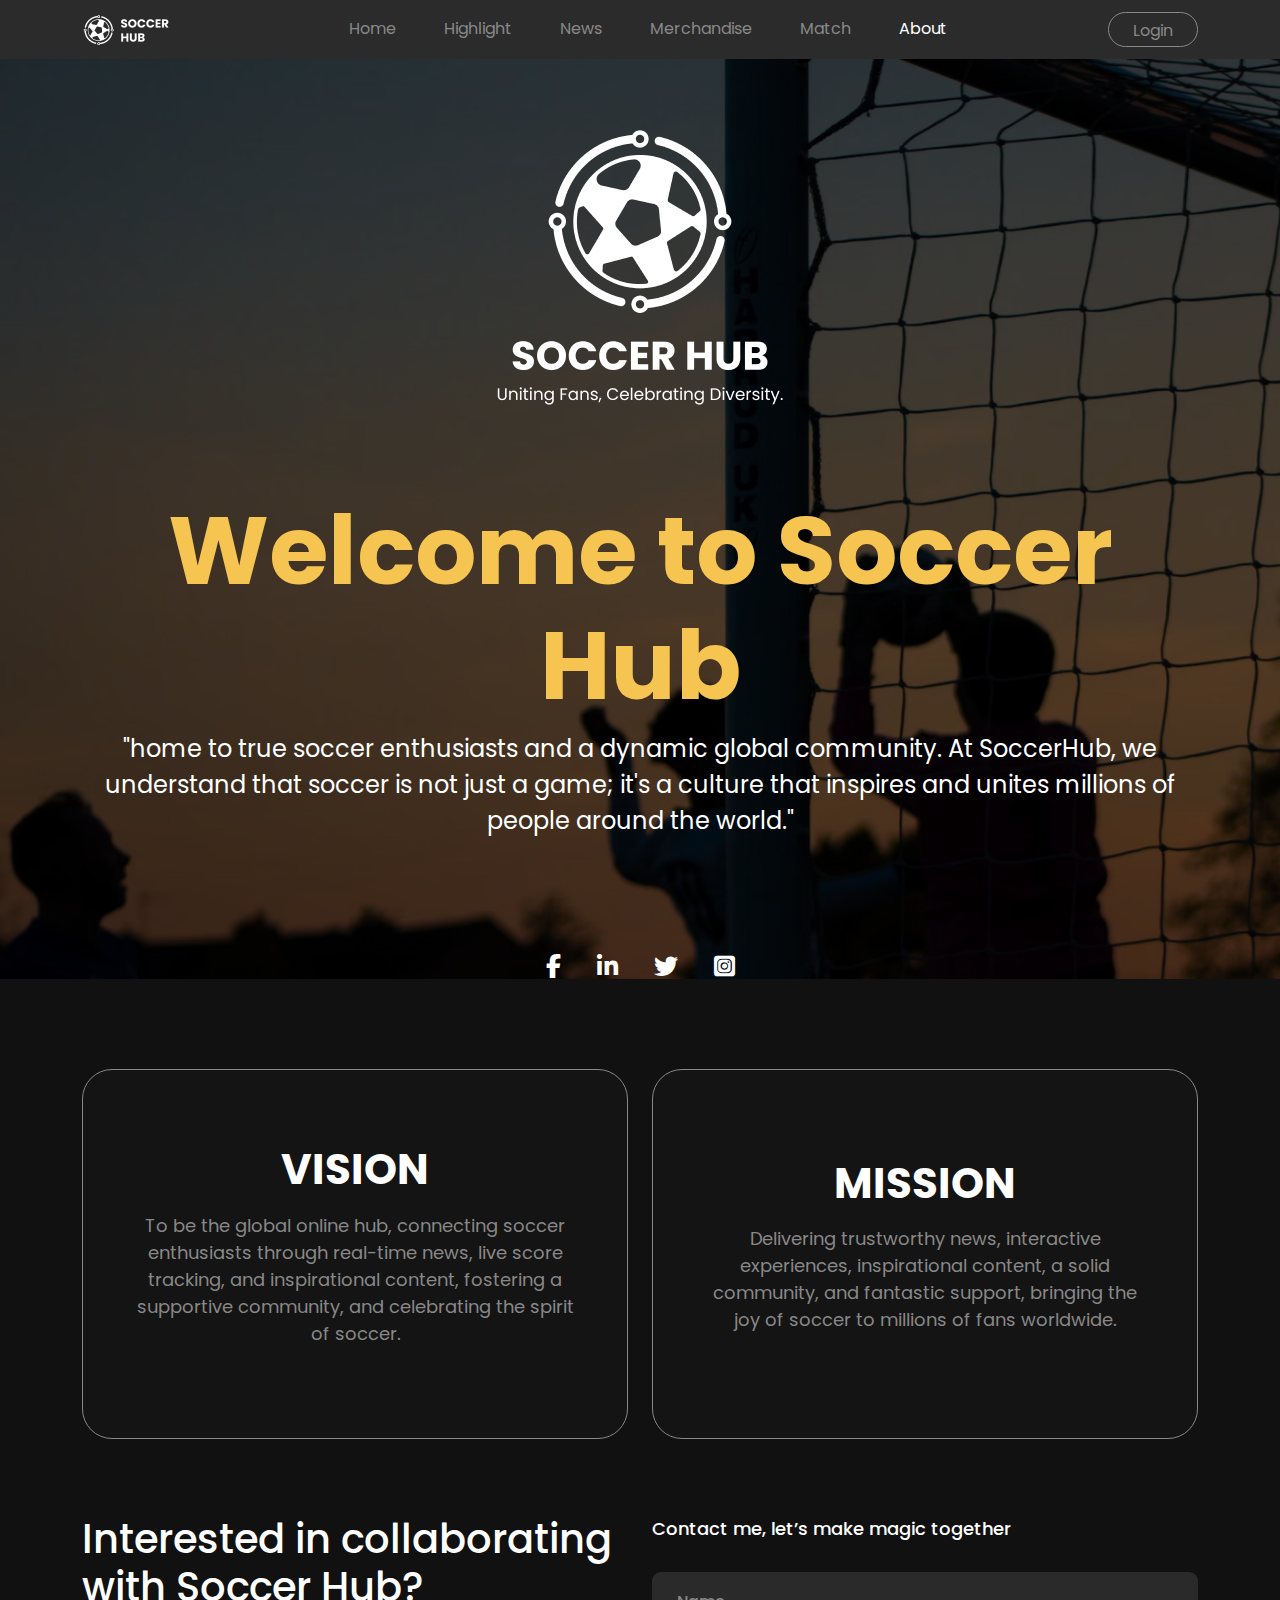
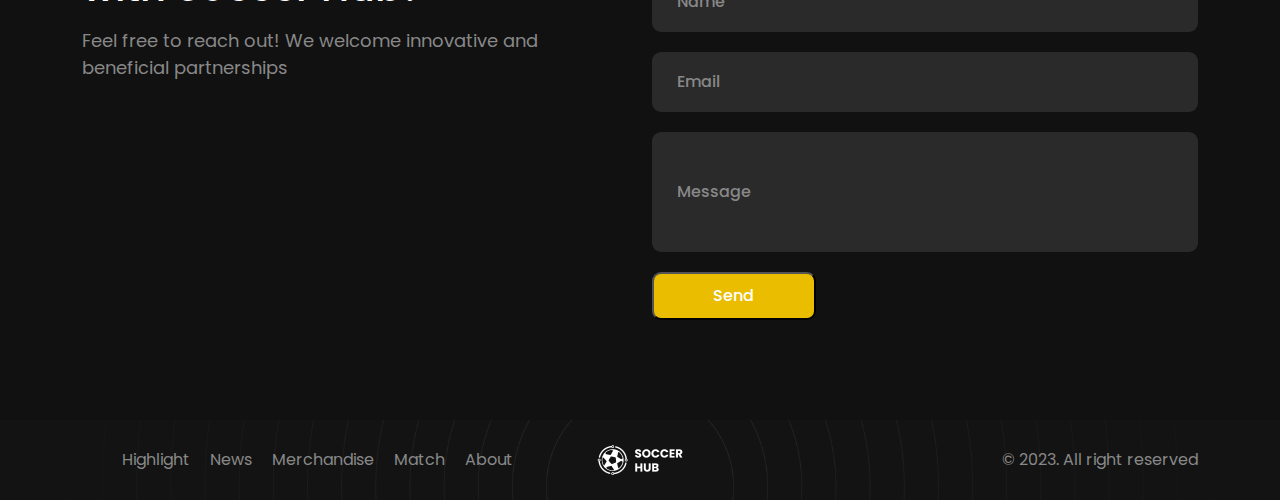
<file: about.html>
<!DOCTYPE html>
<html lang="en">

<head>
    <meta charset="UTF-8">
    <meta name="viewport" content="width=device-width, initial-scale=1.0">
    <link rel="stylesheet" href="assets/css/bootstrap.min.css">
    <link rel="stylesheet" href="assets/css/style.css">
    <link rel="stylesheet" href="https://cdnjs.cloudflare.com/ajax/libs/font-awesome/6.4.2/css/all.min.css">
    <link href="https://fonts.googleapis.com/css2?family=Poppins:wght@300;400;500;600;700&display=swap"
        rel="stylesheet">
    <link rel="icon" href="assets/images/icon.png" type="image/png">
    <title>Soccer Hub | About</title>
</head>

<body style="background-color: #111111;">
    <nav class="navbar navbar-expand-lg" style="background-color: #2B2B2B;">
        <div class="container">
            <a class="navbar-brand" href="#"><img src="assets/images/logo.png" alt=""></a>
            <button class="navbar-toggler" type="button" data-bs-toggle="collapse"
                data-bs-target="#navbarSupportedContent" aria-controls="navbarSupportedContent" aria-expanded="false"
                aria-label="Toggle navigation">
                <span class="navbar-toggler-icon"></span>
            </button>
            <div class="collapse navbar-collapse" id="navbarSupportedContent">
                <ul class="navbar-nav mx-auto mb-2 mb-lg-0">
                    <li class="nav-item mx-3">
                        <a class="nav-link" href="index.html">Home</a>
                    </li>
                    <li class="nav-item mx-3">
                        <a class="nav-link" href="highlight.html">Highlight</a>
                    </li>
                    <li class="nav-item mx-3">
                        <a class="nav-link" href="news.html">News</a>
                    </li>
                    <li class="nav-item mx-3">
                        <a class="nav-link" href="e-commerce.html">Merchandise</a>
                    </li>
                    <li class="nav-item mx-3">
                        <a class="nav-link" href="match.html">Match</a>
                    </li>
                    <li class="nav-item mx-3">
                        <a class="nav-link active" href="about.html">About</a>
                    </li>
                </ul>
                <a href="#" class="btn btn-login px-4">Login</a>
            </div>
        </div>
    </nav>

    <section class="hero">
        <div class="container">
            <div class="row justify-content-center text-center pt-5">
                <div class="col-lg-5">
                    <img src="assets/images/about/icon.png">
                </div>
            </div>
            <div class="row text-center">
                <div class="col">
                    <h1 class="fw-bold" style="font-size: 96px; color: #F5C451;">Welcome to Soccer Hub</h1>
                    <p style="font-size: 24px; color: #FFF;">"home to true soccer enthusiasts and a dynamic global
                        community. At
                        SoccerHub, we understand that soccer is not just a game; it's a culture that inspires and unites
                        millions of people around the world."</p>
                </div>
            </div>
            <div class="row text-center">
                <div class="col sosmed">
                    <i class=" mx-3 fa-brands fa-facebook-f fa-xl" style="color: #ffffff;"></i>
                    <i class=" mx-3 fa-brands fa-linkedin-in fa-xl" style="color: #ffffff;"></i>
                    <i class=" mx-3 fa-brands fa-twitter fa-xl" style="color: #ffffff;"></i>
                    <i class=" mx-3 fa-brands fa-square-instagram fa-xl" style="color: #ffffff;"></i>
                </div>
            </div>
    </section>

    <section class="vm">
        <div class="container">
            <div class="row">
                <div class="col-lg-6 mb-3">
                    <div class="card text-center p-5">
                        <h1 class="fw-bold mb-3" style="font-size: 42px; color: #FFF;">VISION</h1>
                        <p style="font-size: 18px; color: #888888;">To be the global online hub, connecting soccer
                            enthusiasts through real-time news, live score
                            tracking, and inspirational content, fostering a supportive community, and celebrating the
                            spirit of soccer.</p>
                    </div>
                </div>
                <div class="col-lg-6 mb-3">
                    <div class="card text-center p-5">
                        <h1 class="fw-bold mb-3" style="font-size: 42px; color: #FFF;">MISSION</h1>
                        <p style="font-size: 18px; color: #888888;">Delivering trustworthy news, interactive
                            experiences, inspirational content, a solid
                            community, and fantastic support, bringing the joy of soccer to millions of fans worldwide.
                        </p>
                    </div>
                </div>
            </div>
        </div>
    </section>

    <section class="contact">
        <div class="container">
            <div class="row">
                <div class="col-lg-6">
                    <h1 class="fw-medium text-white mb-3">Interested in collaborating<br>
                        with Soccer Hub?</h1>
                    <p style="color: #888888; font-size: 18px;">Feel free to reach out! We welcome innovative and<br>
                        beneficial partnerships</p>
                </div>
                <div class="col-lg-6">
                    <p class="text-white fw-medium" style="font-size: 18px;">Contact me, let’s make magic together</p>
                    <div class="form-contact">
                        <form action="#" method="post">
                            <input type="text" class="inputan" placeholder="Name">
                            <input type="text" class="inputan" placeholder="Email">
                            <input type="text" class="inputan2" placeholder="Message">
                            <button class="btn-submit">Send</button>
                        </form>
                    </div>
                </div>
            </div>
        </div>
    </section>

    <footer class="d-flex align-items-center m-0 justify-content-between">
        <div class="container">
            <div class="row align-items-center">
                <div class="col-xl-5">
                    <ul>
                        <li><a class="mx-2 m-0" href="highlight.html">Highlight</a></li>
                        <li><a class="mx-2 m-0" href="news.html">News</a></li>
                        <li><a class="mx-2 m-0" href="e-commerce.html">Merchandise</a></li>
                        <li><a class="mx-2 m-0" href="match.html">Match</a></li>
                        <li><a class="mx-2 m-0" href="about.html">About</a></li>
                    </ul>
                </div>
                <div class="col-xl-2 text-center">
                    <img src="assets/images/logo.png">
                </div>
                <div class="col-xl-5 text-end">
                    <span class="copy m-0">&copy; 2023. All right reserved</span>
                </div>
            </div>
    </footer>
    <script src="assets/js/bootstrap.bundle.min.js"></script>
</body>

</html>
</file>
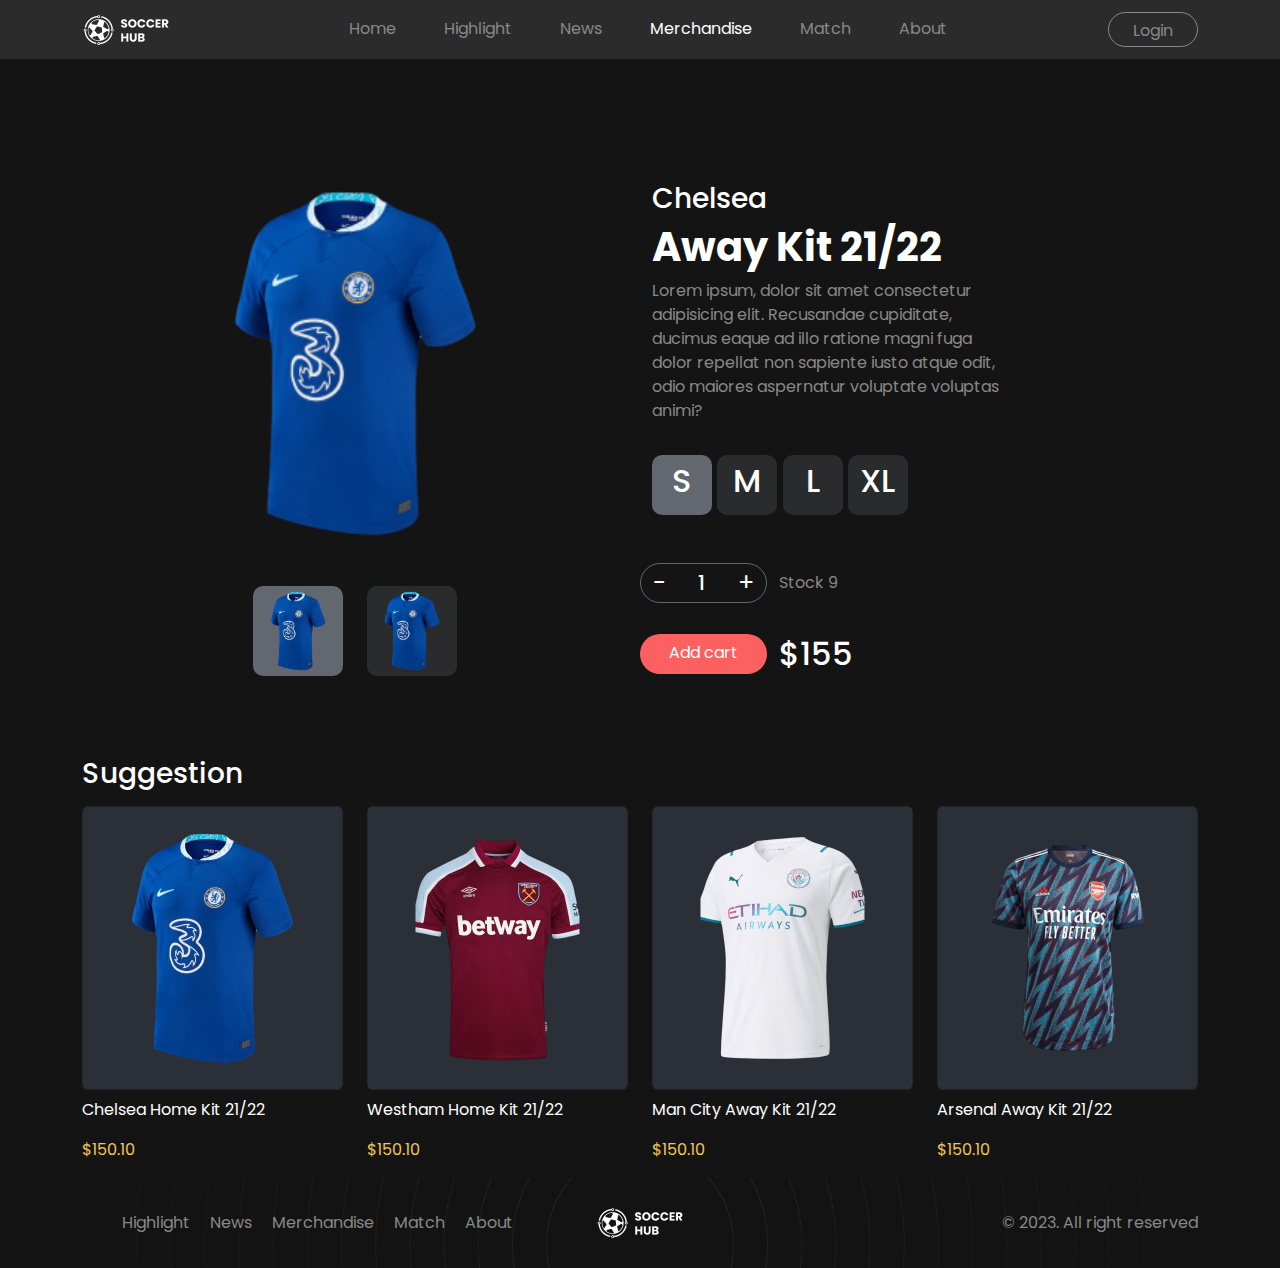
<file: detailproduk.html>
<!DOCTYPE html>
<html lang="en">

<head>
    <meta charset="UTF-8">
    <meta name="viewport" content="width=device-width, initial-scale=1.0">
    <link rel="stylesheet" href="assets/css/bootstrap.min.css">
    <link rel="stylesheet" href="assets/css/produk.css">
    <link rel="stylesheet" href="https://cdnjs.cloudflare.com/ajax/libs/font-awesome/6.4.2/css/all.min.css">
    <link href="https://fonts.googleapis.com/css2?family=Poppins:wght@300;400;500;600;700&display=swap"
        rel="stylesheet">
    <link rel="icon" href="assets/images/icon.png" type="image/png">
    <title>Soccer Hub | Detail Product</title>
</head>

<body style="background-color:  #141414;">
    <nav class="navbar navbar-expand-lg" style="background-color: #2B2B2B;">
        <div class="container">
            <a class="navbar-brand" href="#"><img src="assets/images/logo.png" alt=""></a>
            <button class="navbar-toggler" type="button" data-bs-toggle="collapse"
                data-bs-target="#navbarSupportedContent" aria-controls="navbarSupportedContent" aria-expanded="false"
                aria-label="Toggle navigation">
                <span class="navbar-toggler-icon"></span>
            </button>
            <div class="collapse navbar-collapse" id="navbarSupportedContent">
                <ul class="navbar-nav mx-auto mb-2 mb-lg-0">
                    <li class="nav-item mx-3">
                        <a class="nav-link" href="index.html">Home</a>
                    </li>
                    <li class="nav-item mx-3">
                        <a class="nav-link" href="highlight.html">Highlight</a>
                    </li>
                    <li class="nav-item mx-3">
                        <a class="nav-link" href="news.html">News</a>
                    </li>
                    <li class="nav-item mx-3">
                        <a class="nav-link active" href="e-commerce.html">Merchandise</a>
                    </li>
                    <li class="nav-item mx-3">
                        <a class="nav-link" href="match.html">Match</a>
                    </li>
                    <li class="nav-item mx-3">
                        <a class="nav-link" href="about.html">About</a>
                    </li>
                </ul>
                <a href="#" class="btn btn-login px-4">Login</a>
            </div>
        </div>
    </nav>

    <div class="container">
        <section class="content">
            <div class="row">
                <div class="col-md-6 produk mt-5">
                    <img src="assets/images/jersey/bajuchelsea.png" height="350px" alt="">
                    <div class="row mt-5">
                        <div class="col-md-6">
                            <div class="detail active">
                                <a href=""><img src="assets/images/jersey/bajuchelsea.png" height="80" alt=""></a>
                            </div>
                        </div>
                        <div class="col-md-6">
                            <div class="detail">
                                <a href=""><img src="assets/images/jersey/bajuchelsea.png" height="80" alt=""></a>
                            </div>
                        </div>
                    </div>
                </div>
                <div class="col-md-4 desc mt-5">
                    <h3>Chelsea</h3>
                    <h1>Away Kit 21/22</h1>
                    <p>Lorem ipsum, dolor sit amet consectetur adipisicing elit. Recusandae cupiditate, ducimus
                        eaque ad illo ratione magni fuga dolor repellat non sapiente iusto atque odit, odio maiores
                        aspernatur voluptate voluptas animi?</p>
                    <div class="col-md-8 mt-3">
                        <div class="row">
                            <div class="col-md-3">
                                <a href="" class="size active">
                                    <h2>S</h2>
                                </a>
                            </div>
                            <div class="col-md-3">
                                <a href="" class="size">
                                    <h2>M</h2>
                                </a>
                            </div>
                            <div class="col-md-3">
                                <a href="" class="size">
                                    <h2>L</h2>
                                </a>
                            </div>
                            <div class="col-md-3">
                                <a href="" class="size">
                                    <h2>XL</h2>
                                </a>
                            </div>
                        </div>
                    </div>
                    <div class="row mt-5">
                        <div class="col-md-4 kuantitas">
                            <a id="min">-</a>
                            <h5 class="pt-2">1</h5>
                            <a id="add">+</a>
                        </div>
                        <div class="col-md-8 pt-2">
                            <p>Stock 9</p>
                        </div>
                    </div>
                    <div class="row mt-3 d-flex align-items-center">
                        <a class="col-md-4 btn">Add cart</a>
                        <div class="col-md-8 pt-2">
                            <h2>$155</h2>
                        </div>
                    </div>
                </div>
            </div>
        </section>

        <section class="suggestion">
            <h3>Suggestion</h3>
            <div class="row mt-3">
                <a href="detailproduk.html" class="col-lg-3">
                    <div class="card p-4 mb-2" style="background-color: #2B2F38;">
                        <div class="gambar align-self-center">
                            <img src="assets/images/jersey/bajuchelsea.png" alt="">
                        </div>
                    </div>
                    <div class="deskripsi justify-content-between">
                        <p class="text-white">Chelsea Home Kit 21/22</p>
                        <p style="color: #F5C451;">$150.10</p>
                    </div>
                </a>
                <div class="col-lg-3">
                    <div class="card p-4 mb-2" style="background-color: #2B2F38;">
                        <div class="gambar align-self-center">
                            <img src="assets/images/jersey/Westham.png" alt="">
                        </div>
                    </div>
                    <div class="deskripsi justify-content-between">
                        <p class="text-white">Westham Home Kit 21/22</p>
                        <p style="color: #F5C451;">$150.10</p>
                    </div>
                </div>
                <div class="col-lg-3">
                    <div class="card p-4 mb-2" style="background-color: #2B2F38;">
                        <div class="gambar align-self-center">
                            <img src="assets/images/jersey/mancityaway.png" alt="">
                        </div>
                    </div>
                    <div class="deskripsi justify-content-between">
                        <p class="text-white">Man City Away Kit 21/22</p>
                        <p style="color: #F5C451;">$150.10</p>
                    </div>
                </div>
                <div class="col-lg-3">
                    <div class="card p-4 mb-2" style="background-color: #2B2F38;">
                        <div class="gambar align-self-center">
                            <img src="assets/images/jersey/arsenal.png" alt="">
                        </div>
                    </div>
                    <div class="deskripsi justify-content-between">
                        <p class="text-white">Arsenal Away Kit 21/22</p>
                        <p style="color: #F5C451;">$150.10</p>
                    </div>
                </div>
            </div>
    </div>
    </section>

    <footer class="d-flex align-items-center m-0 justify-content-between">
        <div class="container">
            <div class="row align-items-center">
                <div class="col-xl-5">
                    <ul>
                        <li><a class="mx-2 m-0" href="highlight.html">Highlight</a></li>
                        <li><a class="mx-2 m-0" href="news.html">News</a></li>
                        <li><a class="mx-2 m-0" href="e-commerce.html">Merchandise</a></li>
                        <li><a class="mx-2 m-0" href="match.html">Match</a></li>
                        <li><a class="mx-2 m-0" href="about.html">About</a></li>
                    </ul>
                </div>
                <div class="col-xl-2 text-center">
                    <img src="assets/images/logo.png">
                </div>
                <div class="col-xl-5 text-end">
                    <span class="copy m-0">&copy; 2023. All right reserved</span>
                </div>
            </div>
    </footer>
    <script src="assets/js/bootstrap.bundle.min.js"></script>
</body>

</html>
</file>
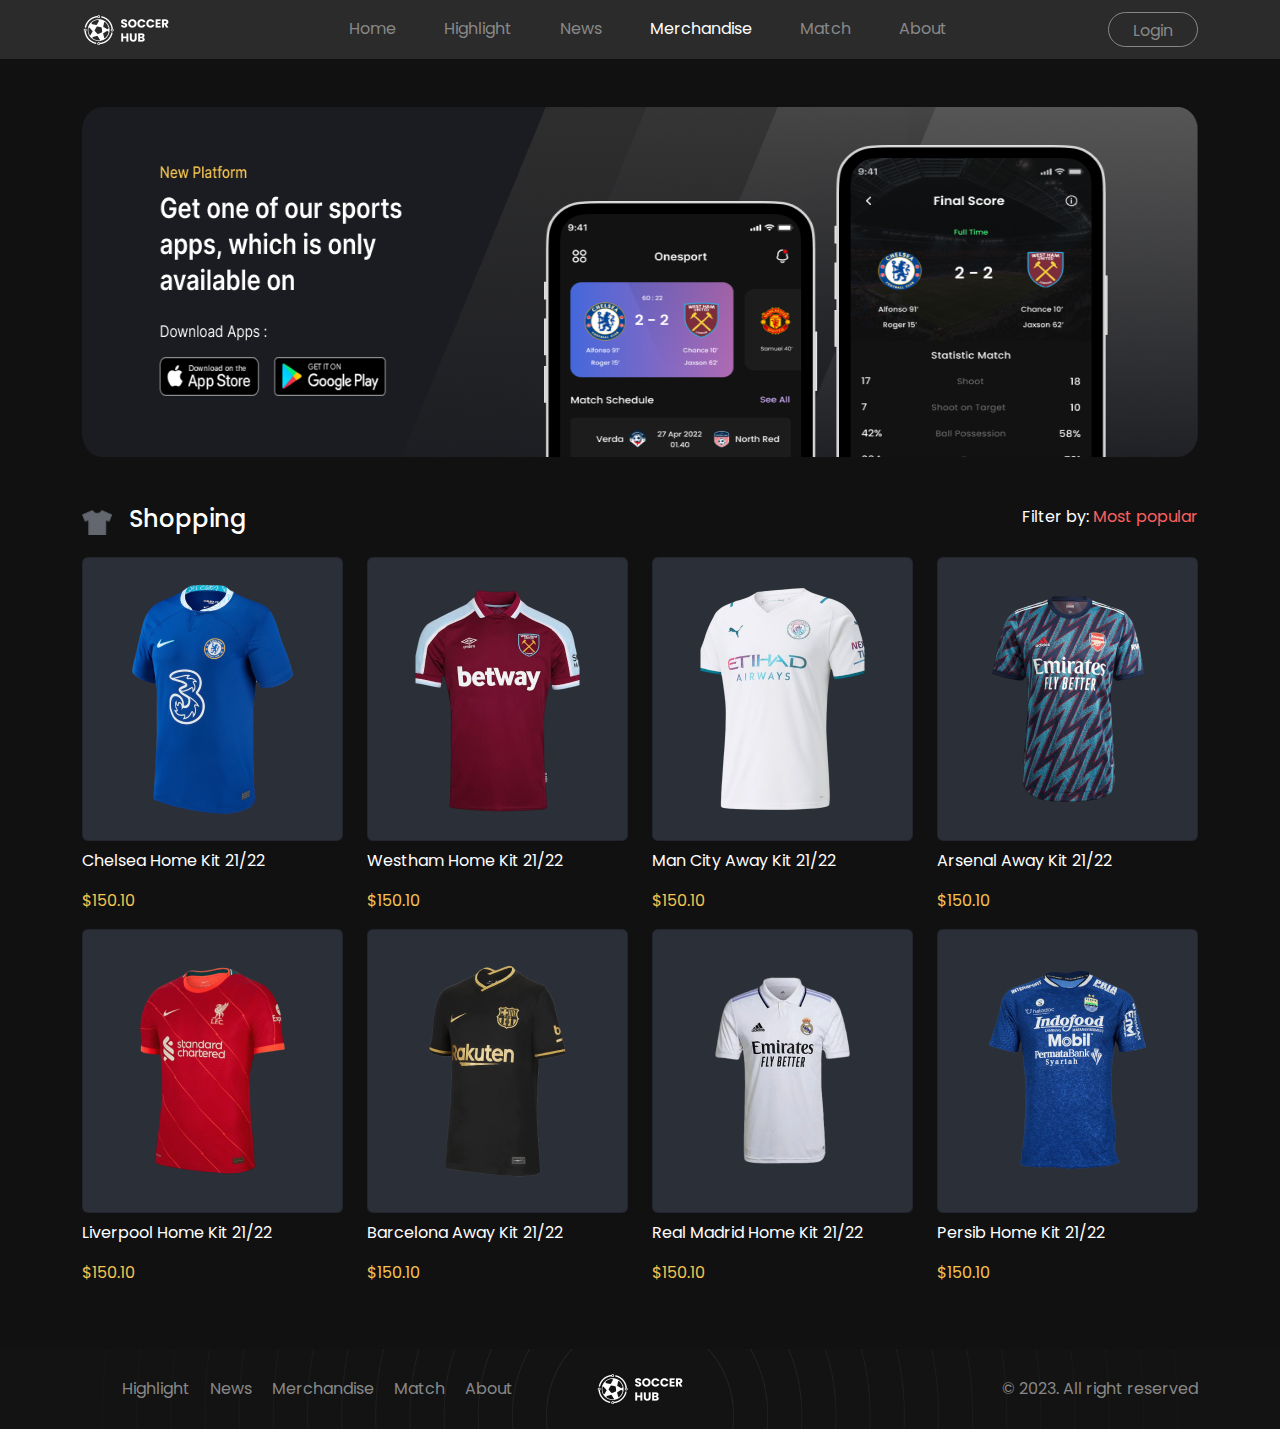
<file: e-commerce.html>
<!DOCTYPE html>
<html lang="en">

<head>
    <meta charset="UTF-8">
    <meta name="viewport" content="width=device-width, initial-scale=1.0">
    <title>Soccer Hub | Merchandise</title>
    <link rel="stylesheet" href="assets/css/bootstrap.min.css">
    <link rel="stylesheet" href="assets/css/style.css">
    <link rel="stylesheet" href="https://cdnjs.cloudflare.com/ajax/libs/font-awesome/6.4.2/css/all.min.css">
    <link href="https://fonts.googleapis.com/css2?family=Poppins:wght@300;400;500;600;700&display=swap"
        rel="stylesheet">
    <link rel="icon" href="assets/images/icon.png" type="image/png">
</head>

<body style="background-color: #111111;">
    <nav class="navbar navbar-expand-lg" style="background-color: #2B2B2B;">
        <div class="container">
            <a class="navbar-brand" href="#"><img src="assets/images/logo.png" alt=""></a>
            <button class="navbar-toggler" type="button" data-bs-toggle="collapse"
                data-bs-target="#navbarSupportedContent" aria-controls="navbarSupportedContent" aria-expanded="false"
                aria-label="Toggle navigation">
                <span class="navbar-toggler-icon"></span>
            </button>
            <div class="collapse navbar-collapse" id="navbarSupportedContent">
                <ul class="navbar-nav mx-auto mb-2 mb-lg-0">
                    <li class="nav-item mx-3">
                        <a class="nav-link" href="index.html">Home</a>
                    </li>
                    <li class="nav-item mx-3">
                        <a class="nav-link" href="highlight.html">Highlight</a>
                    </li>
                    <li class="nav-item mx-3">
                        <a class="nav-link" href="news.html">News</a>
                    </li>
                    <li class="nav-item mx-3">
                        <a class="nav-link active" href="e-commerce.html">Merchandise</a>
                    </li>
                    <li class="nav-item mx-3">
                        <a class="nav-link" href="match.html">Match</a>
                    </li>
                    <li class="nav-item mx-3">
                        <a class="nav-link" href="about.html">About</a>
                    </li>
                </ul>
                <a href="#" class="btn btn-login px-4">Login</a>
            </div>
        </div>
    </nav>

    <div class="container mb-5">
        <div class="row">
            <div class="col mt-5">
                <img src="assets/images/Group 4.png" style="width: 100%; height: 350px;">
            </div>
        </div>
        <section class="item mt-5">
            <div class="header mb-3">
                <div class="row justify-content-between">
                    <div class="col-md-3 d-flex align-items-center">
                        <img src="assets/images/Vectorbaju.png" height="25px" alt="">
                        <h4 class="text-white mx-3">Shopping</h4>
                    </div>
                    <div class="col-md-3 text-end text-white">Filter by: <span style="color: #FC6061;"> Most
                            popular</span></div>
                </div>
            </div>
            <div class="content">
                <div class="row">
                    <a href="detailproduk.html" class="col-lg-3 text-decoration-none">
                        <div class="card p-4 mb-2" style="background-color: #2B2F38;">
                            <div class="gambar align-self-center">
                                <img src="assets/images/jersey/bajuchelsea.png" alt="">
                            </div>
                        </div>
                        <div class="deskripsi justify-content-between">
                            <p class="text-white">Chelsea Home Kit 21/22</p>
                            <p style="color: #F5C451;">$150.10</p>
                        </div>
                    </a>
                    <a href="detailproduk.html" class="col-lg-3 text-decoration-none">
                        <div class="card p-4 mb-2" style="background-color: #2B2F38;">
                            <div class="gambar align-self-center">
                                <img src="assets/images/jersey/Westham.png" alt="">
                            </div>
                        </div>
                        <div class="deskripsi justify-content-between">
                            <p class="text-white">Westham Home Kit 21/22</p>
                            <p style="color: #F5C451;">$150.10</p>
                        </div>
                    </a>
                    <a href="detailproduk.html" class="col-lg-3 text-decoration-none">
                        <div class="card p-4 mb-2" style="background-color: #2B2F38;">
                            <div class="gambar align-self-center">
                                <img src="assets/images/jersey/mancityaway.png" alt="">
                            </div>
                        </div>
                        <div class="deskripsi justify-content-between">
                            <p class="text-white">Man City Away Kit 21/22</p>
                            <p style="color: #F5C451;">$150.10</p>
                        </div>
                    </a>
                    <a href="detailproduk.html" class="col-lg-3 text-decoration-none">
                        <div class="card p-4 mb-2" style="background-color: #2B2F38;">
                            <div class="gambar align-self-center">
                                <img src="assets/images/jersey/arsenal.png" alt="">
                            </div>
                        </div>
                        <div class="deskripsi justify-content-between">
                            <p class="text-white">Arsenal Away Kit 21/22</p>
                            <p style="color: #F5C451;">$150.10</p>
                        </div>
                    </a>
                </div>
            </div>
            <div class="row">
                <a href="detailproduk.html" class="col-lg-3 text-decoration-none">
                    <div class="card p-4 mb-2" style="background-color: #2B2F38;">
                        <div class="gambar align-self-center">
                            <img src="assets/images/jersey/Liverpool.png" alt="">
                        </div>
                    </div>
                    <div class="deskripsi justify-content-between">
                        <p class="text-white">Liverpool Home Kit 21/22</p>
                        <p style="color: #F5C451;">$150.10</p>
                    </div>
                </a>
                <a href="detailproduk.html" class="col-lg-3 text-decoration-none">
                    <div class="card p-4 mb-2" style="background-color: #2B2F38;">
                        <div class="gambar align-self-center">
                            <img src="assets/images/jersey/barca.png" alt="">
                        </div>
                    </div>
                    <div class="deskripsi justify-content-between">
                        <p class="text-white">Barcelona Away Kit 21/22</p>
                        <p style="color: #F5C451;">$150.10</p>
                    </div>
                </a>
                <a href="detailproduk.html" class="col-lg-3 text-decoration-none">
                    <div class="card p-4 mb-2" style="background-color: #2B2F38;">
                        <div class="gambar align-self-center">
                            <img src="assets/images/jersey/madrid.png" alt="">
                        </div>
                    </div>
                    <div class="deskripsi justify-content-between">
                        <p class="text-white">Real Madrid Home Kit 21/22</p>
                        <p style="color: #F5C451;">$150.10</p>
                    </div>
                </a>
                <a href="detailproduk.html" class="col-lg-3 text-decoration-none">
                    <div class="card p-4 mb-2" style="background-color: #2B2F38;">
                        <div class="gambar align-self-center">
                            <img src="assets/images/jersey/persib.png" alt="">
                        </div>
                    </div>
                    <div class="deskripsi justify-content-between">
                        <p class="text-white">Persib Home Kit 21/22</p>
                        <p style="color: #F5C451;">$150.10</p>
                    </div>
                </a>
            </div>
        </section>
    </div>

    <footer class="d-flex align-items-center m-0 justify-content-between">
        <div class="container">
            <div class="row align-items-center">
                <div class="col-xl-5">
                    <ul>
                        <li><a class="mx-2 m-0" href="highlight.html">Highlight</a></li>
                        <li><a class="mx-2 m-0" href="news.html">News</a></li>
                        <li><a class="mx-2 m-0" href="e-commerce.html">Merchandise</a></li>
                        <li><a class="mx-2 m-0" href="match.html">Match</a></li>
                        <li><a class="mx-2 m-0" href="about.html">About</a></li>
                    </ul>
                </div>
                <div class="col-xl-2 text-center">
                    <img src="assets/images/logo.png">
                </div>
                <div class="col-xl-5 text-end">
                    <span class="copy m-0">&copy; 2023. All right reserved</span>
                </div>
            </div>
    </footer>
    <script src="assets/js/bootstrap.bundle.min.js"></script>
</body>

</html>
</file>
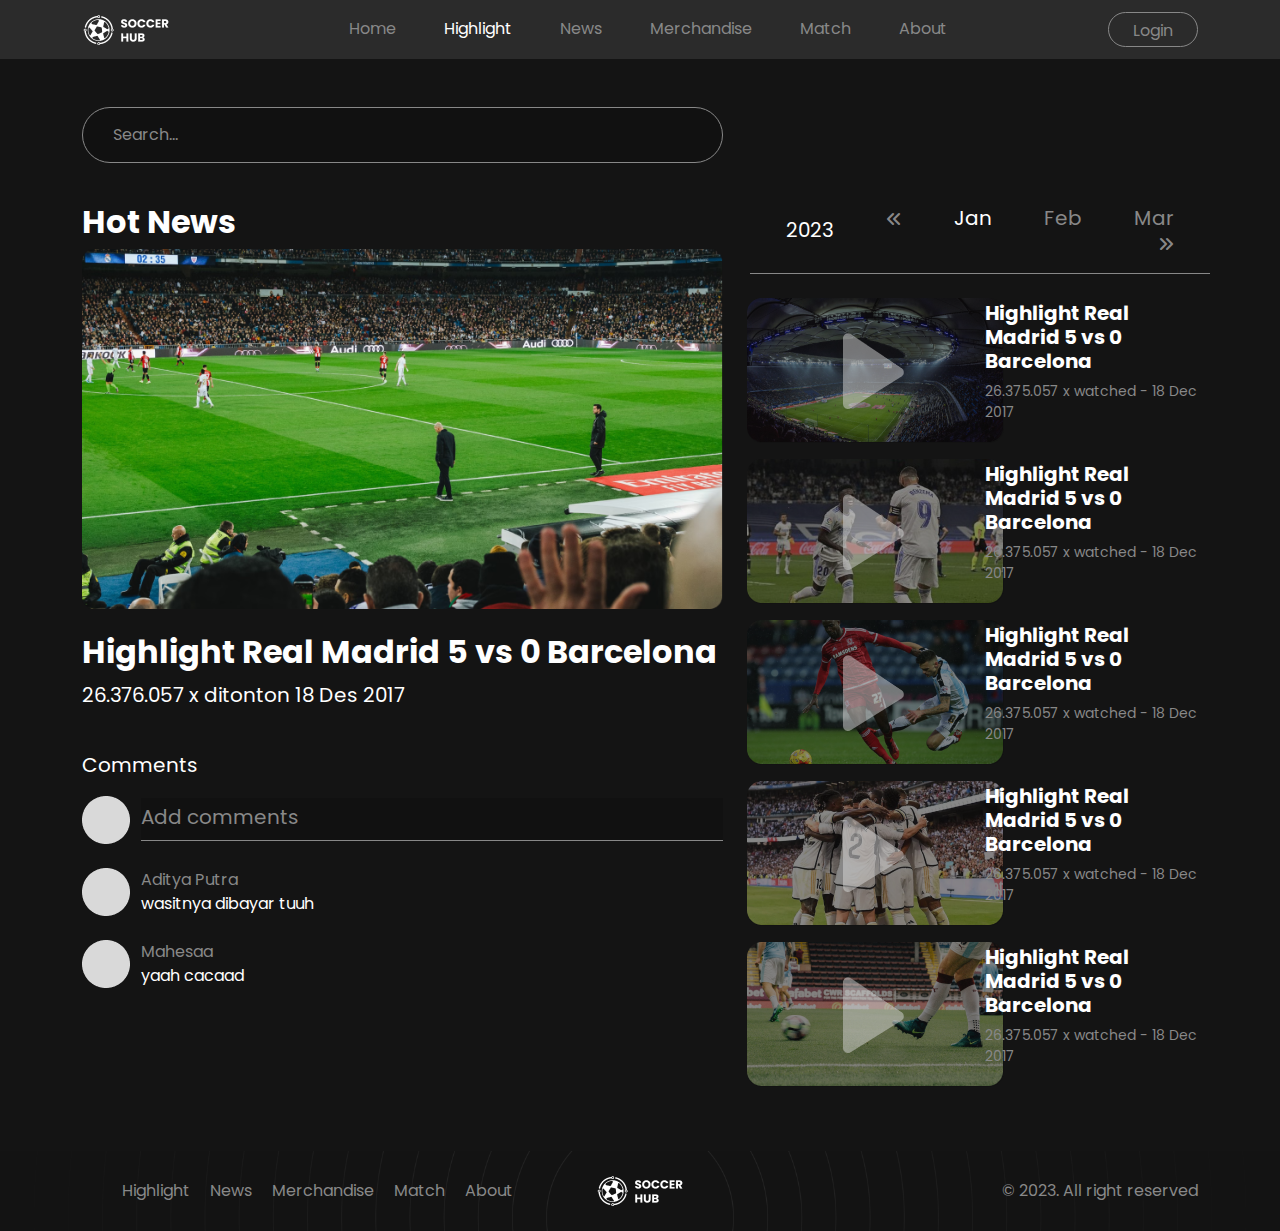
<file: highlight.html>
<!DOCTYPE html>
<html lang="en">

<head>
    <meta charset="UTF-8">
    <meta name="viewport" content="width=device-width, initial-scale=1.0">
    <link rel="stylesheet" href="assets/css/bootstrap.min.css">
    <link rel="stylesheet" href="assets/css/highlight.css">
    <link rel="stylesheet" href="https://cdnjs.cloudflare.com/ajax/libs/font-awesome/6.4.2/css/all.min.css">
    <link href="https://fonts.googleapis.com/css2?family=Poppins:wght@300;400;500;600;700&display=swap"
        rel="stylesheet">
    <link rel="icon" href="assets/images/icon.png" type="image/png">
    <title>Soccer Hub | Highlight</title>
</head>

<body style="background-color: #141414;">
    <nav class="navbar navbar-expand-lg" style="background-color: #2B2B2B;">
        <div class="container">
            <a class="navbar-brand" href="#"><img src="assets/images/logo.png" alt=""></a>
            <button class="navbar-toggler" type="button" data-bs-toggle="collapse"
                data-bs-target="#navbarSupportedContent" aria-controls="navbarSupportedContent" aria-expanded="false"
                aria-label="Toggle navigation">
                <span class="navbar-toggler-icon"></span>
            </button>
            <div class="collapse navbar-collapse" id="navbarSupportedContent">
                <ul class="navbar-nav mx-auto mb-2 mb-lg-0">
                    <li class="nav-item mx-3">
                        <a class="nav-link" href="index.html">Home</a>
                    </li>
                    <li class="nav-item mx-3">
                        <a class="nav-link active" href="highlight.html">Highlight</a>
                    </li>
                    <li class="nav-item mx-3">
                        <a class="nav-link" href="news.html">News</a>
                    </li>
                    <li class="nav-item mx-3">
                        <a class="nav-link" href="e-commerce.html">Merchandise</a>
                    </li>
                    <li class="nav-item mx-3">
                        <a class="nav-link" href="match.html">Match</a>
                    </li>
                    <li class="nav-item mx-3">
                        <a class="nav-link" href="about.html">About</a>
                    </li>
                </ul>
                <a href="#" class="btn btn-login px-4">Login</a>
            </div>
        </div>
    </nav>

    <div class="container">

        <section class="top mt-5">
            <div class="row">
                <div class="col-lg-7">
                    <div class="search-bar">
                        <input type="text" placeholder="Search..." class="form-control">
                    </div>
                </div>
            </div>
        </section>

        <section class="content">
            <div class="row">
                <div class="col-lg-7">
                    <div class="main">
                        <h1 class="fw-bold text-white mb-2" style="font-size: 32px;">Hot News</h1>
                        <img src="assets/images/highlight/main.png" alt="main" style="max-width: 100%;">
                        <h1 class="fw-bold text-white mt-4" style="font-size: 32px;">Highlight Real Madrid 5 vs 0
                            Barcelona
                        </h1>
                        <p class="text-white mt-2" style="font-size: 20px;">26.376.057 x ditonton 18 Des 2017</p>
                    </div>
                    <div class="comment">
                        <p class="text-white" style="font-size: 20px;">Comments</p>
                        <div class="row">
                            <div class="col-lg-1">
                                <img src="assets/images/highlight/profile.png" alt="Profile">
                            </div>
                            <div class="col-lg-11 d-flex align-items-center ps-3">
                                <input type="text" placeholder="Add comments" class="w-100 input-comment">
                            </div>
                        </div>
                        <div class="row mt-4">
                            <div class="col-md-1">
                                <img src="assets/images/highlight/profile.png" alt="Profile">
                            </div>
                            <div class="col-md-11 d-flex ps-3 d-flex flex-column">
                                <p style="color: #888888; font-size: 16px; margin-bottom: 0;">Aditya Putra</p>
                                <p class="text-white">wasitnya dibayar tuuh</p>
                            </div>
                        </div>
                        <div class="row mt-2">
                            <div class="col-md-1">
                                <img src="assets/images/highlight/profile.png" alt="Profile">
                            </div>
                            <div class="col-md-11 d-flex ps-3 d-flex flex-column">
                                <p style="color: #888888; font-size: 16px; margin-bottom: 0;">Mahesaa</p>
                                <p class="text-white">yaah cacaad</p>
                            </div>
                        </div>
                    </div>
                </div>
                <div class="col-lg-5">
                    <div class="row align-items-center pb-3"
                        style="border-bottom: 1px solid #888888; margin-left: 3px;">
                        <div class="col-lg-2">
                            <p class="month text-white mb-0 ps-4">2023</p>
                        </div>
                        <div class="col-lg-10 text-end">
                            <i class="fa-solid fa-angles-left mx-4" style="color: #888888;"></i>
                            <a href="#" class="month mx-4 active">Jan</a>
                            <a href="#" class="month mx-4">Feb</a>
                            <a href="#" class="month mx-4">Mar</a>
                            <i class="fa-solid fa-angles-right mx-4" style="color: #888888;"></i>
                        </div>
                    </div>
                    <div class="row mt-4 align-items-center">
                        <div class="col-xl-6 mb-3">
                            <img src="assets/images/highlight/1.png">
                        </div>
                        <div class="col-xl-6 mb-3">
                            <a href="#" class="text-decoration-none">
                                <h4 class="video-title">Highlight Real Madrid 5 vs 0 Barcelona</h4>
                            </a>
                            <p class="video-desc">26.375.057 x watched - 18 Dec 2017</p>
                        </div>
                        <div class="col-xl-6 mb-3">
                            <img src="assets/images/highlight/2.png">
                        </div>
                        <div class="col-xl-6 mb-3">
                            <a href="#" class="text-decoration-none">
                                <h4 class="video-title">Highlight Real Madrid 5 vs 0 Barcelona</h4>
                            </a>
                            <p class="video-desc">26.375.057 x watched - 18 Dec 2017</p>
                        </div>
                        <div class="col-xl-6 mb-3">
                            <img src="assets/images/highlight/3.png">
                        </div>
                        <div class="col-xl-6 mb-3">
                            <a href="#" class="text-decoration-none">
                                <h4 class="video-title">Highlight Real Madrid 5 vs 0 Barcelona</h4>
                            </a>
                            <p class="video-desc">26.375.057 x watched - 18 Dec 2017</p>
                        </div>
                        <div class="col-xl-6 mb-3">
                            <img src="assets/images/highlight/4.png">
                        </div>
                        <div class="col-xl-6 mb-3">
                            <a href="#" class="text-decoration-none">
                                <h4 class="video-title">Highlight Real Madrid 5 vs 0 Barcelona</h4>
                            </a>
                            <p class="video-desc">26.375.057 x watched - 18 Dec 2017</p>
                        </div>
                        <div class="col-xl-6 mb-3">
                            <img src="assets/images/highlight/5.png">
                        </div>
                        <div class="col-xl-6 mb-3">
                            <a href="#" class="text-decoration-none">
                                <h4 class="video-title">Highlight Real Madrid 5 vs 0 Barcelona</h4>
                            </a>
                            <p class="video-desc">26.375.057 x watched - 18 Dec 2017</p>
                        </div>
                    </div>
                </div>
        </section>
    </div>

    <footer class="d-flex align-items-center m-0 justify-content-between mt-5">
        <div class="container">
            <div class="row align-items-center">
                <div class="col-xl-5">
                    <ul>
                        <li><a class="mx-2 m-0" href="highlight.html">Highlight</a></li>
                        <li><a class="mx-2 m-0" href="news.html">News</a></li>
                        <li><a class="mx-2 m-0" href="e-commerce.html">Merchandise</a></li>
                        <li><a class="mx-2 m-0" href="match.html">Match</a></li>
                        <li><a class="mx-2 m-0" href="about.html">About</a></li>
                    </ul>
                </div>
                <div class="col-xl-2 text-center">
                    <img src="assets/images/logo.png">
                </div>
                <div class="col-xl-5 text-end">
                    <span class="copy m-0">&copy; 2023. All right reserved</span>
                </div>
            </div>
    </footer>
    <script src="assets/js/bootstrap.bundle.min.js"></script>
</body>

</html>
</file>
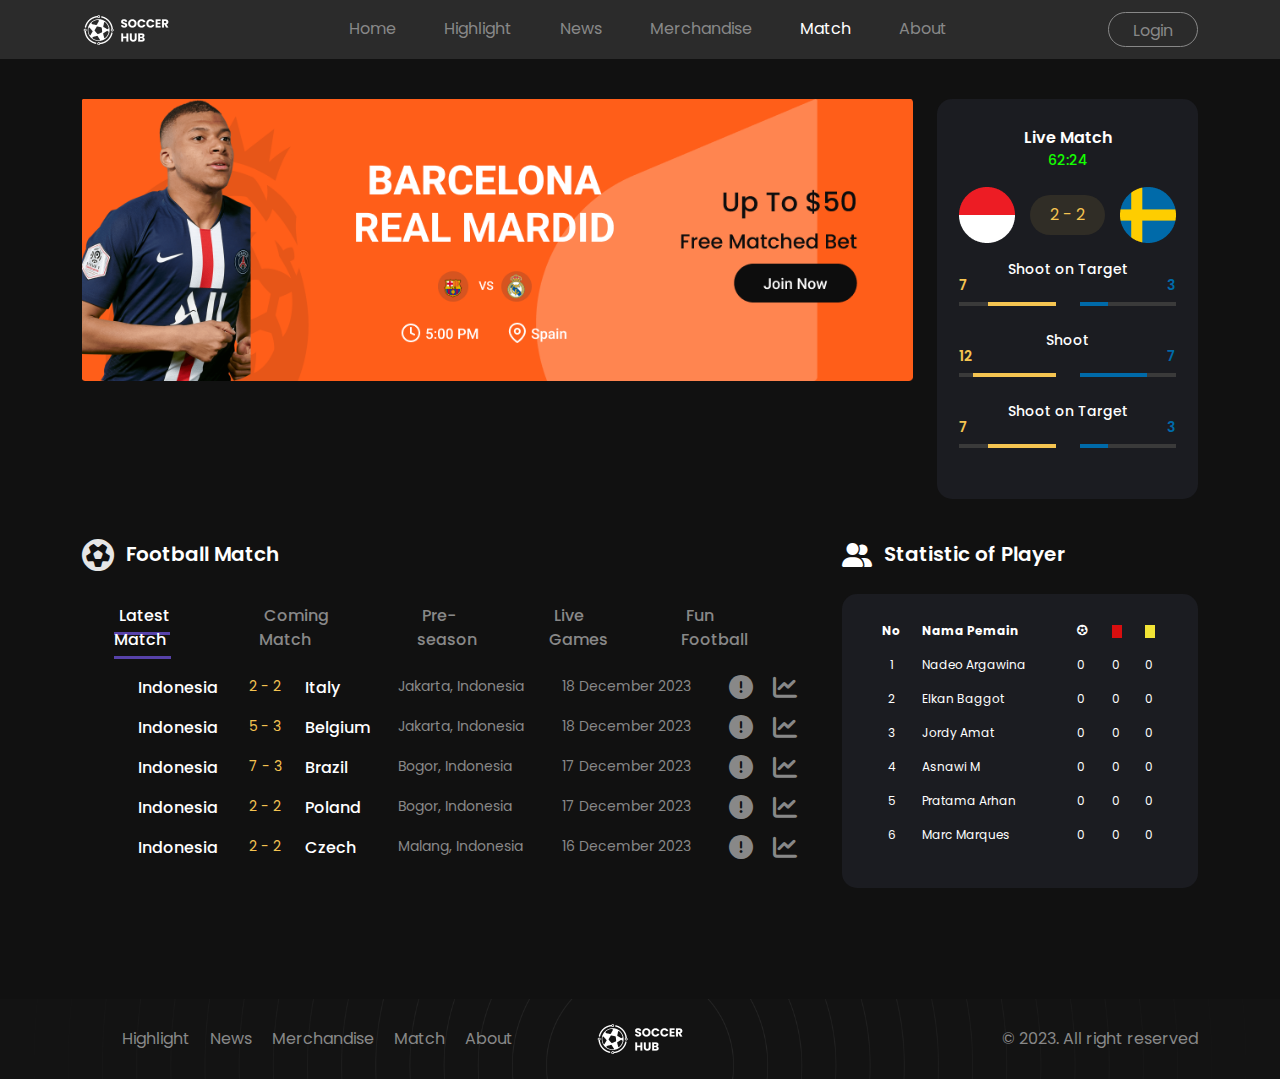
<file: match.html>
<!DOCTYPE html>
<html lang="en">

<head>
    <meta charset="UTF-8">
    <meta name="viewport" content="width=device-width, initial-scale=1.0">
    <link rel="stylesheet" href="assets/css/bootstrap.min.css">
    <link rel="stylesheet" href="assets/css/style.css">
    <link rel="stylesheet" href="https://cdnjs.cloudflare.com/ajax/libs/font-awesome/6.4.2/css/all.min.css">
    <link href="https://fonts.googleapis.com/css2?family=Poppins:wght@300;400;500;600;700&display=swap"
        rel="stylesheet">
    <link rel="stylesheet" href="https://cdnjs.cloudflare.com/ajax/libs/font-awesome/6.4.2/css/all.min.css">
    <link href="https://fonts.googleapis.com/css2?family=Poppins:wght@300;400;500;600;700&display=swap"
        rel="stylesheet">
    <link rel="icon" href="assets/images/icon.png" type="image/png">
    <title>Soccer Hub | Highlight</title>
</head>

<body style="background-color: #111111;">
    <nav class="navbar navbar-expand-lg" style="background-color: #2B2B2B;">
        <div class="container">
            <a class="navbar-brand" href="#"><img src="assets/images/logo.png" alt=""></a>
            <button class="navbar-toggler" type="button" data-bs-toggle="collapse"
                data-bs-target="#navbarSupportedContent" aria-controls="navbarSupportedContent" aria-expanded="false"
                aria-label="Toggle navigation">
                <span class="navbar-toggler-icon"></span>
            </button>
            <div class="collapse navbar-collapse" id="navbarSupportedContent">
                <ul class="navbar-nav mx-auto mb-2 mb-lg-0">
                    <li class="nav-item mx-3">
                        <a class="nav-link" href="index.html">Home</a>
                    </li>
                    <li class="nav-item mx-3">
                        <a class="nav-link" href="highlight.html">Highlight</a>
                    </li>
                    <li class="nav-item mx-3">
                        <a class="nav-link" href="news.html">News</a>
                    </li>
                    <li class="nav-item mx-3">
                        <a class="nav-link" href="e-commerce.html">Merchandise</a>
                    </li>
                    <li class="nav-item mx-3">
                        <a class="nav-link active" href="match.html">Match</a>
                    </li>
                    <li class="nav-item mx-3">
                        <a class="nav-link" href="about.html">About</a>
                    </li>
                </ul>
                <a href="#" class="btn btn-login px-4">Login</a>
            </div>
        </div>
    </nav>

    <div class="container min-vh-100">

        <section class="header-match">
            <div class="row">
                <div class="col-lg-9">
                    <img src="assets/images/match/banner.png" style="max-width: 100%;">
                </div>
                <div class="col-lg-3">
                    <div class="box text-center">
                        <p class="fw-semibold mb-0" style="font-size: 16px; color: #fff;">Live Match</p>
                        <p class="fw-medium" style="font-size: 14px; color: #14FF00;">62:24</p>
                        <div class="score d-flex justify-content-between align-items-center mb-3">
                            <img src="assets/images/match/flag1.png" alt="">
                            <p class="detail-score mb-0">2 - 2</p>
                            <img src="assets/images/match/flag2.png" alt="">
                        </div>
                        <div class="score-stats">
                            <p>Shoot on Target</p>
                            <div class="row mb-4">
                                <div class="col-lg-6">
                                    <div class="content-left">
                                        <p class="text-start number-left">7</p>
                                        <div class="progress-container d-flex flex-row-reverse">
                                            <div class="progress-bar" style="width: 70%; background-color: #F5C451;">
                                            </div>
                                        </div>
                                    </div>
                                </div>
                                <div class="col-lg-6">
                                    <div class="content-right">
                                        <p class="text-end number-right">3</p>
                                        <div class="progress-container">
                                            <div class="progress-bar" style="width: 30%; background-color: #006AA9;">
                                            </div>
                                        </div>
                                    </div>
                                </div>
                            </div>
                            <p>Shoot</p>
                            <div class="row mb-4">
                                <div class="col-lg-6">
                                    <div class="content-left">
                                        <p class="text-start number-left">12</p>
                                        <div class="progress-container d-flex flex-row-reverse">
                                            <div class="progress-bar" style="width: 85%; background-color: #F5C451;">
                                            </div>
                                        </div>
                                    </div>
                                </div>
                                <div class="col-lg-6">
                                    <div class="content-right">
                                        <p class="text-end number-right">7</p>
                                        <div class="progress-container">
                                            <div class="progress-bar" style="width: 70%; background-color: #006AA9;">
                                            </div>
                                        </div>
                                    </div>
                                </div>
                            </div>
                            <p>Shoot on Target</p>
                            <div class="row mb-4">
                                <div class="col-lg-6">
                                    <div class="content-left">
                                        <p class="text-start number-left">7</p>
                                        <div class="progress-container d-flex flex-row-reverse">
                                            <div class="progress-bar" style="width: 70%; background-color: #F5C451;">
                                            </div>
                                        </div>
                                    </div>
                                </div>
                                <div class="col-lg-6">
                                    <div class="content-right">
                                        <p class="text-end number-right">3</p>
                                        <div class="progress-container">
                                            <div class="progress-bar" style="width: 30%; background-color: #006AA9;">
                                            </div>
                                        </div>
                                    </div>
                                </div>
                            </div>
                        </div>
                    </div>
                </div>
            </div>
        </section>

        <section class="football-match">
            <div class="row">
                <div class="col-lg-8">
                    <i class="fa-solid fa-futbol fa-2xl me-2" style="color: #e6e6e6;"></i>
                    <p class="d-inline text-white fw-semibold" style="font-size: 20px;">Football Match</p>
                    <ul>
                        <li><a href="#" class="active">Latest Match</a></li>
                        <li><a href="#">Coming Match</a></li>
                        <li><a href="#">Pre-season</a></li>
                        <li><a href="#">Live Games</a></li>
                        <li><a href="#">Fun Football</a></li>
                    </ul>
                    <div class="table-responsive-lg mt-3 ms-5">
                        <table class="table table-borderless text-start" style="--bs-table-bg: rgba(255, 255, 255, 0)">
                            <tr>
                                <td class="text-white fw-medium" style="font-size: 16px;">Indonesia</td>
                                <td style="font-size: 14px; font-weight: semibold; color: #F5C451; margin-right: 40px;">
                                    2 -
                                    2
                                </td>
                                <td class="text-white fw-medium" style="font-size: 16px;">Italy</td>
                                <td style="color: #888888; font-size: 14px;">Jakarta, Indonesia</td>
                                <td style="color: #888888; font-size: 14px;">18 December 2023</td>
                                <td><i class="fa-solid fa-circle-exclamation fa-xl me-3" style="color: #888888"></i> <i
                                        class="fa-solid fa-chart-line fa-xl" style="color: #888888"></i></td>
                            </tr>
                            <tr>
                                <td class="text-white fw-medium" style="font-size: 16px;">Indonesia</td>
                                <td style="font-size: 14px; font-weight: semibold; color: #F5C451; margin-right: 40px;">
                                    5 -
                                    3
                                </td>
                                <td class="text-white fw-medium" style="font-size: 16px;">Belgium</td>
                                <td style="color: #888888; font-size: 14px;">Jakarta, Indonesia</td>
                                <td style="color: #888888; font-size: 14px;">18 December 2023</td>
                                <td><i class="fa-solid fa-circle-exclamation fa-xl me-3" style="color: #888888"></i> <i
                                        class="fa-solid fa-chart-line fa-xl" style="color: #888888"></i></td>
                            </tr>
                            <tr>
                                <td class="text-white fw-medium" style="font-size: 16px;">Indonesia</td>
                                <td style="font-size: 14px; font-weight: semibold; color: #F5C451; margin-right: 40px;">
                                    7 -
                                    3
                                </td>
                                <td class="text-white fw-medium" style="font-size: 16px;">Brazil</td>
                                <td style="color: #888888; font-size: 14px;">Bogor, Indonesia</td>
                                <td style="color: #888888; font-size: 14px;">17 December 2023</td>
                                <td><i class="fa-solid fa-circle-exclamation fa-xl me-3" style="color: #888888"></i> <i
                                        class="fa-solid fa-chart-line fa-xl" style="color: #888888"></i></td>
                            </tr>
                            <tr>
                                <td class="text-white fw-medium" style="font-size: 16px;">Indonesia</td>
                                <td style="font-size: 14px; font-weight: semibold; color: #F5C451; margin-right: 40px;">
                                    2 -
                                    2
                                </td>
                                <td class="text-white fw-medium" style="font-size: 16px;">Poland</td>
                                <td style="color: #888888; font-size: 14px;">Bogor, Indonesia</td>
                                <td style="color: #888888; font-size: 14px;">17 December 2023</td>
                                <td><i class="fa-solid fa-circle-exclamation fa-xl me-3" style="color: #888888"></i> <i
                                        class="fa-solid fa-chart-line fa-xl" style="color: #888888"></i></td>
                            </tr>
                            <tr>
                                <td class="text-white fw-medium" style="font-size: 16px;">Indonesia</td>
                                <td style="font-size: 14px; font-weight: semibold; color: #F5C451; margin-right: 40px;">
                                    2 -
                                    2
                                </td>
                                <td class="text-white fw-medium" style="font-size: 16px;">Czech</td>
                                <td style="color: #888888; font-size: 14px;">Malang, Indonesia</td>
                                <td style="color: #888888; font-size: 14px;">16 December 2023</td>
                                <td><i class="fa-solid fa-circle-exclamation fa-xl me-3" style="color: #888888"></i> <i
                                        class="fa-solid fa-chart-line fa-xl" style="color: #888888"></i></td>
                            </tr>
                        </table>
                    </div>
                </div>
                <div class="col-lg-4">
                    <i class="fa-solid fa-user-group fa-xl me-2" style="color: #ffffff;"></i>
                    <p class="fw-semibold text-white d-inline" style="font-size: 20px;">Statistic of Player</p>
                    <div class="box">
                        <div class="table-responsive-lg">
                            <table class="table table-borderless text-start"
                                style="--bs-table-bg: rgba(255, 255, 255, 0)">
                                <thead>
                                    <tr>
                                        <th class="text-center">No</th>
                                        <th>Nama Pemain</th>
                                        <th><i class="fa-solid fa-futbol fa-sm" style="color: #ffffff;"></i></th>
                                        <th><img src="assets/images/match/red.png" alt=""></th>
                                        <th><img src="assets/images/match/yellow.png" alt=""></th>
                                    </tr>
                                </thead>
                                <tbody>
                                    <tr>
                                        <td class="text-center">1</td>
                                        <td>Nadeo Argawina</td>
                                        <td>0</td>
                                        <td>0</td>
                                        <td>0</td>
                                    </tr>
                                    <tr>
                                        <td class="text-center">2</td>
                                        <td>Elkan Baggot</td>
                                        <td>0</td>
                                        <td>0</td>
                                        <td>0</td>
                                    </tr>
                                    <tr>
                                        <td class="text-center">3</td>
                                        <td>Jordy Amat</td>
                                        <td>0</td>
                                        <td>0</td>
                                        <td>0</td>
                                    </tr>
                                    <tr>
                                        <td class="text-center">4</td>
                                        <td>Asnawi M</td>
                                        <td>0</td>
                                        <td>0</td>
                                        <td>0</td>
                                    </tr>
                                    <tr>
                                        <td class="text-center">5</td>
                                        <td>Pratama Arhan</td>
                                        <td>0</td>
                                        <td>0</td>
                                        <td>0</td>
                                    </tr>
                                    <tr>
                                        <td class="text-center">6</td>
                                        <td>Marc Marques</td>
                                        <td>0</td>
                                        <td>0</td>
                                        <td>0</td>
                                    </tr>
                                </tbody>
                            </table>
                        </div>
                    </div>
                </div>
            </div>
        </section>

    </div>
    <footer class="d-flex align-items-center m-0 justify-content-between">
        <div class="container">
            <div class="row align-items-center">
                <div class="col-xl-5">
                    <ul>
                        <li><a class="mx-2 m-0" href="highlight.html">Highlight</a></li>
                        <li><a class="mx-2 m-0" href="news.html">News</a></li>
                        <li><a class="mx-2 m-0" href="e-commerce.html">Merchandise</a></li>
                        <li><a class="mx-2 m-0" href="match.html">Match</a></li>
                        <li><a class="mx-2 m-0" href="about.html">About</a></li>
                    </ul>
                </div>
                <div class="col-xl-2 text-center">
                    <img src="assets/images/logo.png">
                </div>
                <div class="col-xl-5 text-end">
                    <span class="copy m-0">&copy; 2023. All right reserved</span>
                </div>
            </div>
    </footer>
    <script src="assets/js/bootstrap.bundle.min.js"></script>

</body>

</html>
</file>
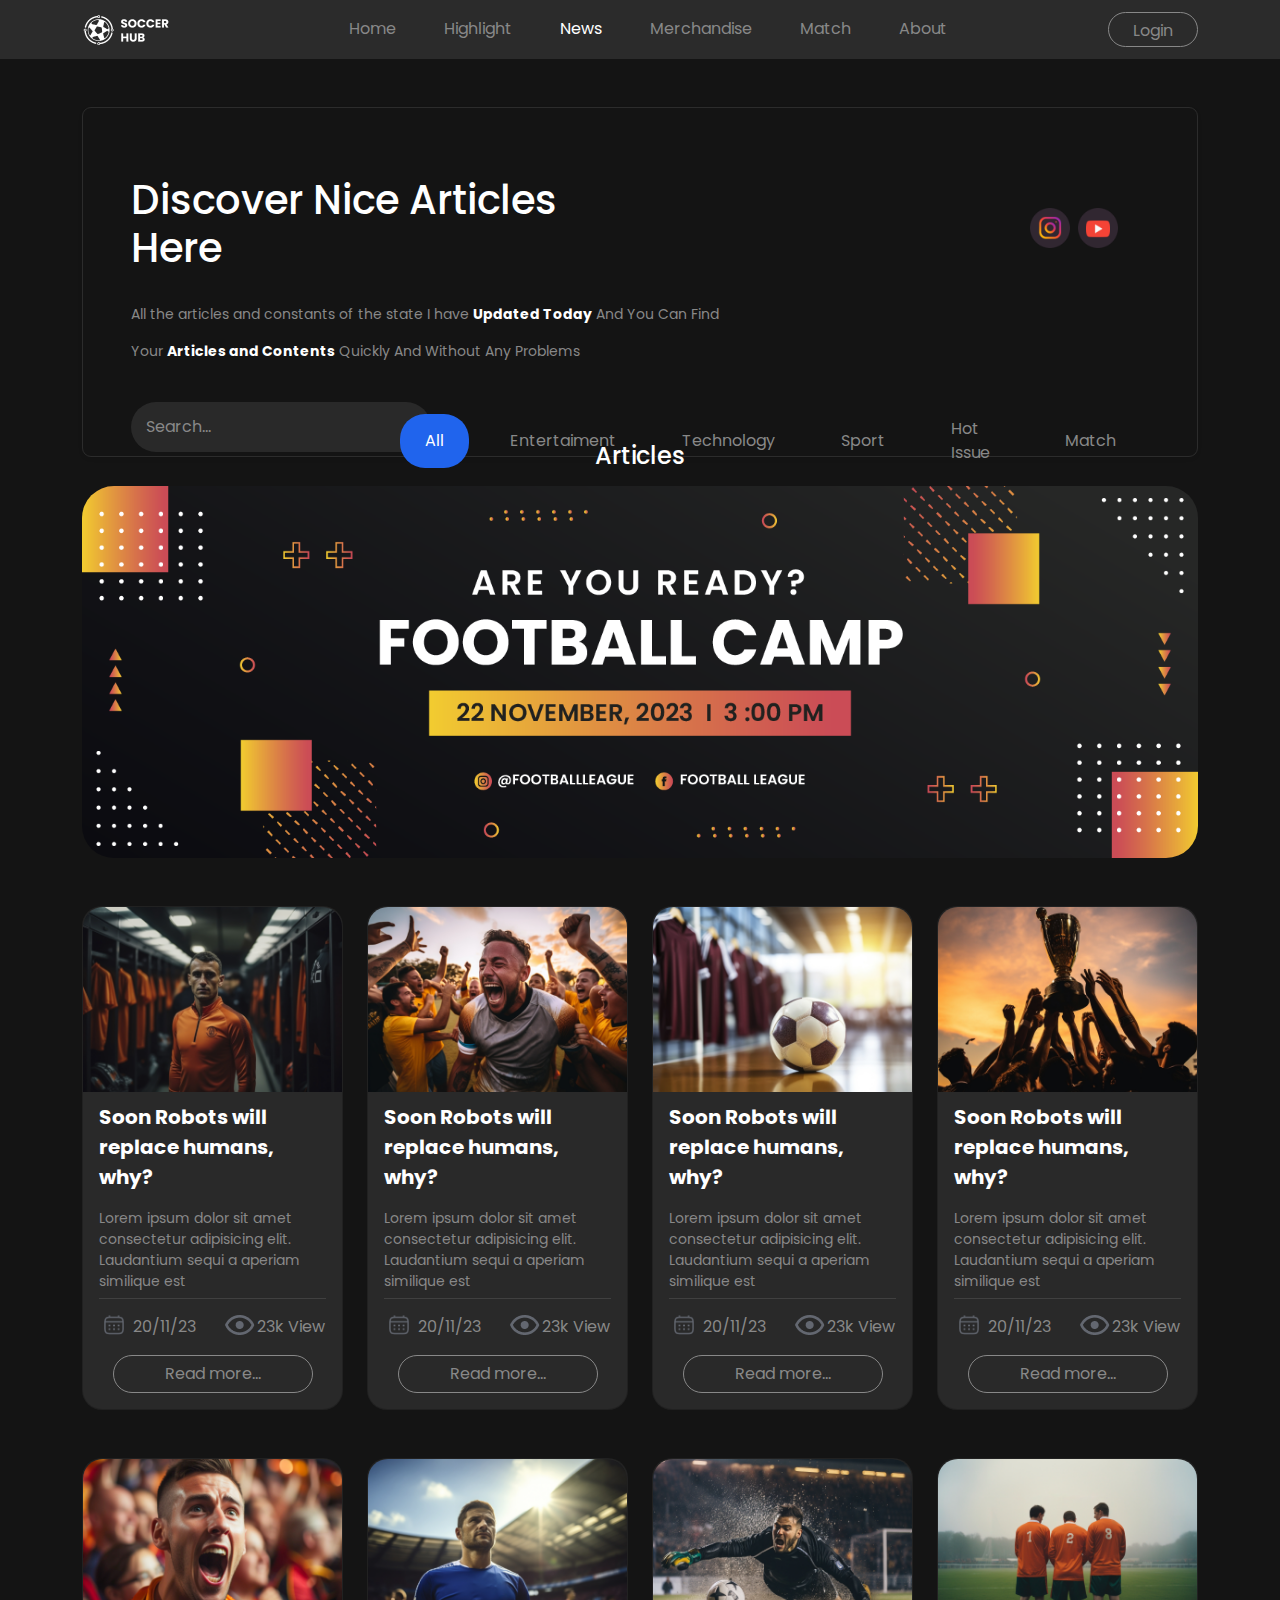
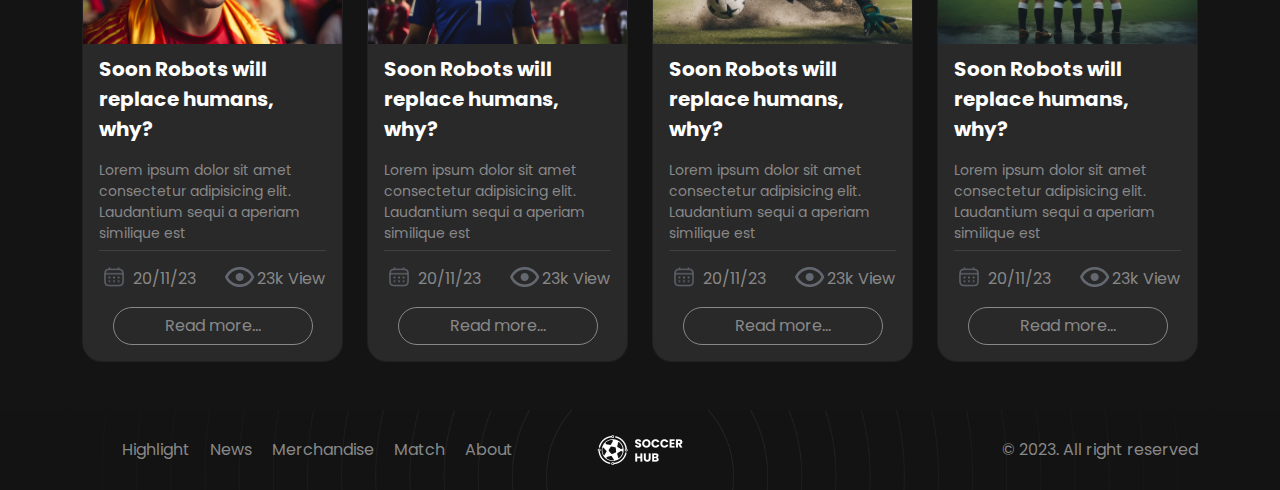
<file: news.html>
<!DOCTYPE html>
<html lang="en">

<head>
    <meta charset="UTF-8">
    <meta name="viewport" content="width=device-width, initial-scale=1.0">
    <link rel="stylesheet" href="assets/css/bootstrap.min.css">
    <link rel="stylesheet" href="assets/css/style.css">
    <link rel="stylesheet" href="https://cdnjs.cloudflare.com/ajax/libs/font-awesome/6.4.2/css/all.min.css">
    <link href="https://fonts.googleapis.com/css2?family=Poppins:wght@300;400;500;600;700&display=swap"
        rel="stylesheet">
    <link rel="icon" href="assets/images/icon.png" type="image/png">
    <title>Soccer Hub | News</title>
</head>

<body style="background-color: #141414;">
    <nav class="navbar navbar-expand-lg" style="background-color: #2B2B2B;">
        <div class="container">
            <a class="navbar-brand" href="#"><img src="assets/images/logo.png" alt=""></a>
            <button class="navbar-toggler" type="button" data-bs-toggle="collapse"
                data-bs-target="#navbarSupportedContent" aria-controls="navbarSupportedContent" aria-expanded="false"
                aria-label="Toggle navigation">
                <span class="navbar-toggler-icon"></span>
            </button>
            <div class="collapse navbar-collapse" id="navbarSupportedContent">
                <ul class="navbar-nav mx-auto mb-2 mb-lg-0">
                    <li class="nav-item mx-3">
                        <a class="nav-link" href="index.html">Home</a>
                    </li>
                    <li class="nav-item mx-3">
                        <a class="nav-link" href="highlight.html">Highlight</a>
                    </li>
                    <li class="nav-item mx-3">
                        <a class="nav-link active" href="news.html">News</a>
                    </li>
                    <li class="nav-item mx-3">
                        <a class="nav-link" href="e-commerce.html">Merchandise</a>
                    </li>
                    <li class="nav-item mx-3">
                        <a class="nav-link" href="match.html">Match</a>
                    </li>
                    <li class="nav-item mx-3">
                        <a class="nav-link" href="about.html">About</a>
                    </li>
                </ul>
                <a href="#" class="btn btn-login px-4">Login</a>
            </div>
        </div>
    </nav>

    <div class="container">
        <header class="shadow-sm my-5 px-5">
            <div class="row mt-5 justify-content-between">
                <div class="col-lg-6">
                    <h1>Discover Nice Articles Here</h1>
                </div>
                <div class="col-lg-2 d-flex justify-content-center align-items-center">
                    <img src="assets/images/ic_instagram.png" width="40px" class="mx-1">
                    <img src="assets/images/ic_youtube.png" width="40px" class="mx-1">
                </div>
            </div>
            <div class="row desc mt-4">
                <div class="col">
                    <p>All the articles and constants of the state I have <span class="text-white fw-bold">Updated
                            Today</span> And You Can Find</p>
                    <p>Your <span class="text-white fw-bold">Articles and Contents</span> Quickly And Without Any
                        Problems</p>
                </div>
            </div>
            <div class="row mt-4">
                <div class="col-lg-3">
                    <input type="text" placeholder="Search..." class="search">
                </div>
                <div class="col-lg-9 d-flex justify-content-end align-items-center">
                    <a href="#" class="mx-2 category active">All</a>
                    <a href="#" class="mx-2 category">Entertaiment</a>
                    <a href="#" class="mx-2 category">Technology</a>
                    <a href="#" class="mx-2 category">Sport</a>
                    <a href="#" class="mx-2 category">Hot Issue</a>
                    <a href="#" class="mx-2 category">Match</a>
                </div>
            </div>
        </header>

        <section class="articles">
            <div class="row text-center">
                <div class="col">
                    <h4 class="text-white mb-3">Articles</h4>
                    <img src="assets/images/banner.png" alt="" class="w-100 rounded-5">
                </div>
            </div>
            <div class="row my-5">
                <div class="col-lg-3">
                    <div class="card">
                        <img src="assets/images/news/1.png" style="border-radius: 20px 20px 0 0;">
                        <div class="px-3">
                            <p class="title">Soon Robots will replace humans, why?</p>
                            <p class="desc">Lorem ipsum dolor sit amet consectetur adipisicing elit. Laudantium
                                sequi a aperiam similique est</p>
                            <hr>
                            <div class="row">
                                <div class="col-md-6 d-flex justify-content-around">
                                    <img src="assets/images/date.png" height="20px" alt="">
                                    <p>20/11/23</p>
                                </div>
                                <div class="col-md-6 d-flex justify-content-around">
                                    <img src="assets/images/view.png" height="20px" alt="">
                                    <p>23k View</p>
                                </div>
                            </div>
                            <div class="row justify-content-center pb-3">
                                <div class="col-lg-6 btn"><a href="detailnews.html" class="text-decoration-none"
                                        style="color: #888888;">Read more...</a>
                                </div>
                            </div>
                        </div>
                    </div>
                </div>
                <div class="col-lg-3">
                    <div class="card">
                        <img src="assets/images/news/2.png" style="border-radius: 20px 20px 0 0;">
                        <div class="px-3">
                            <p class="title">Soon Robots will replace humans, why?</p>
                            <p class="desc">Lorem ipsum dolor sit amet consectetur adipisicing elit. Laudantium
                                sequi a aperiam similique est</p>
                            <hr>
                            <div class="row">
                                <div class="col-md-6 d-flex justify-content-around">
                                    <img src="assets/images/date.png" height="20px" alt="">
                                    <p>20/11/23</p>
                                </div>
                                <div class="col-md-6 d-flex justify-content-around">
                                    <img src="assets/images/view.png" height="20px" alt="">
                                    <p>23k View</p>
                                </div>
                            </div>
                            <div class="row justify-content-center pb-3">
                                <div class="col-lg-6 btn"><a href="detailnews.html" class="text-decoration-none"
                                        style="color: #888888;">Read more...</a>
                                </div>
                            </div>
                        </div>
                    </div>
                </div>
                <div class="col-lg-3">
                    <div class="card">
                        <img src="assets/images/news/3.png" style="border-radius: 20px 20px 0 0;">
                        <div class="px-3">
                            <p class="title">Soon Robots will replace humans, why?</p>
                            <p class="desc">Lorem ipsum dolor sit amet consectetur adipisicing elit. Laudantium
                                sequi a aperiam similique est</p>
                            <hr>
                            <div class="row">
                                <div class="col-md-6 d-flex justify-content-around">
                                    <img src="assets/images/date.png" height="20px" alt="">
                                    <p>20/11/23</p>
                                </div>
                                <div class="col-md-6 d-flex justify-content-around">
                                    <img src="assets/images/view.png" height="20px" alt="">
                                    <p>23k View</p>
                                </div>
                            </div>
                            <div class="row justify-content-center pb-3">
                                <div class="col-lg-6 btn"><a href="detailnews.html" class="text-decoration-none"
                                        style="color: #888888;">Read more...</a>
                                </div>
                            </div>
                        </div>
                    </div>
                </div>
                <div class="col-lg-3">
                    <div class="card">
                        <img src="assets/images/news/4.png" style="border-radius: 20px 20px 0 0;">
                        <div class="px-3">
                            <p class="title">Soon Robots will replace humans, why?</p>
                            <p class="desc">Lorem ipsum dolor sit amet consectetur adipisicing elit. Laudantium
                                sequi a aperiam similique est</p>
                            <hr>
                            <div class="row">
                                <div class="col-md-6 d-flex justify-content-around">
                                    <img src="assets/images/date.png" height="20px" alt="">
                                    <p>20/11/23</p>
                                </div>
                                <div class="col-md-6 d-flex justify-content-around">
                                    <img src="assets/images/view.png" height="20px" alt="">
                                    <p>23k View</p>
                                </div>
                            </div>
                            <div class="row justify-content-center pb-3">
                                <div class="col-lg-6 btn"><a href="detailnews.html" class="text-decoration-none"
                                        style="color: #888888;">Read more...</a>
                                </div>
                            </div>
                        </div>
                    </div>
                </div>
            </div>
            <div class="row my-5">
                <div class="col-lg-3">
                    <div class="card">
                        <img src="assets/images/news/5.png" style="border-radius: 20px 20px 0 0;">
                        <div class="px-3">
                            <p class="title">Soon Robots will replace humans, why?</p>
                            <p class="desc">Lorem ipsum dolor sit amet consectetur adipisicing elit. Laudantium
                                sequi a aperiam similique est</p>
                            <hr>
                            <div class="row">
                                <div class="col-md-6 d-flex justify-content-around">
                                    <img src="assets/images/date.png" height="20px" alt="">
                                    <p>20/11/23</p>
                                </div>
                                <div class="col-md-6 d-flex justify-content-around">
                                    <img src="assets/images/view.png" height="20px" alt="">
                                    <p>23k View</p>
                                </div>
                            </div>
                            <div class="row justify-content-center pb-3">
                                <div class="col-lg-6 btn"><a href="detailnews.html" class="text-decoration-none"
                                        style="color: #888888;">Read more...</a>
                                </div>
                            </div>
                        </div>
                    </div>
                </div>
                <div class="col-lg-3">
                    <div class="card">
                        <img src="assets/images/news/6.png" style="border-radius: 20px 20px 0 0;">
                        <div class="px-3">
                            <p class="title">Soon Robots will replace humans, why?</p>
                            <p class="desc">Lorem ipsum dolor sit amet consectetur adipisicing elit. Laudantium
                                sequi a aperiam similique est</p>
                            <hr>
                            <div class="row">
                                <div class="col-md-6 d-flex justify-content-around">
                                    <img src="assets/images/date.png" height="20px" alt="">
                                    <p>20/11/23</p>
                                </div>
                                <div class="col-md-6 d-flex justify-content-around">
                                    <img src="assets/images/view.png" height="20px" alt="">
                                    <p>23k View</p>
                                </div>
                            </div>
                            <div class="row justify-content-center pb-3">
                                <div class="col-lg-6 btn"><a href="detailnews.html" class="text-decoration-none"
                                        style="color: #888888;">Read more...</a>
                                </div>
                            </div>
                        </div>
                    </div>
                </div>
                <div class="col-lg-3">
                    <div class="card">
                        <img src="assets/images/news/7.png" style="border-radius: 20px 20px 0 0;">
                        <div class="px-3">
                            <p class="title">Soon Robots will replace humans, why?</p>
                            <p class="desc">Lorem ipsum dolor sit amet consectetur adipisicing elit. Laudantium
                                sequi a aperiam similique est</p>
                            <hr>
                            <div class="row">
                                <div class="col-md-6 d-flex justify-content-around">
                                    <img src="assets/images/date.png" height="20px" alt="">
                                    <p>20/11/23</p>
                                </div>
                                <div class="col-md-6 d-flex justify-content-around">
                                    <img src="assets/images/view.png" height="20px" alt="">
                                    <p>23k View</p>
                                </div>
                            </div>
                            <div class="row justify-content-center pb-3">
                                <div class="col-lg-6 btn"><a href="detailnews.html" class="text-decoration-none"
                                        style="color: #888888;">Read more...</a>
                                </div>
                            </div>
                        </div>
                    </div>
                </div>
                <div class="col-lg-3">
                    <div class="card">
                        <img src="assets/images/news/8.png" style="border-radius: 20px 20px 0 0;">
                        <div class="px-3">
                            <p class="title">Soon Robots will replace humans, why?</p>
                            <p class="desc">Lorem ipsum dolor sit amet consectetur adipisicing elit. Laudantium
                                sequi a aperiam similique est</p>
                            <hr>
                            <div class="row">
                                <div class="col-md-6 d-flex justify-content-around">
                                    <img src="assets/images/date.png" height="20px" alt="">
                                    <p>20/11/23</p>
                                </div>
                                <div class="col-md-6 d-flex justify-content-around">
                                    <img src="assets/images/view.png" height="20px" alt="">
                                    <p>23k View</p>
                                </div>
                            </div>
                            <div class="row justify-content-center pb-3">
                                <div class="col-lg-6 btn"><a href="detailnews.html" class="text-decoration-none"
                                        style="color: #888888;">Read more...</a>
                                </div>
                            </div>
                        </div>
                    </div>
                </div>
            </div>
        </section>
    </div>
    <footer class="d-flex align-items-center m-0 justify-content-between">
        <div class="container">
            <div class="row align-items-center">
                <div class="col-xl-5">
                    <ul>
                        <li><a class="mx-2 m-0" href="highlight.html">Highlight</a></li>
                        <li><a class="mx-2 m-0" href="news.html">News</a></li>
                        <li><a class="mx-2 m-0" href="e-commerce.html">Merchandise</a></li>
                        <li><a class="mx-2 m-0" href="match.html">Match</a></li>
                        <li><a class="mx-2 m-0" href="about.html">About</a></li>
                    </ul>
                </div>
                <div class="col-xl-2 text-center">
                    <img src="assets/images/logo.png">
                </div>
                <div class="col-xl-5 text-end">
                    <span class="copy m-0">&copy; 2023. All right reserved</span>
                </div>
            </div>
    </footer>
    <script src="assets/js/bootstrap.bundle.min.js"></script>
</body>

</html>
</file>
<file: assets/css/style.css>
* {
  font-family: "Poppins", sans-serif;
}

.navbar .nav-link {
  color: #888888;
}
.navbar .nav-link.active {
  color: #FFF !important;
}
.navbar .nav-link:hover {
  color: #FFF;
}
.navbar .btn-login {
  border: 1px solid #888888;
  color: #888888;
  border-radius: 30px;
  height: 35px;
}

header {
  width: 100%;
  height: 350px;
  padding: 20px;
  box-sizing: border-box;
  color: #FFF;
  border: 1px solid #2c2c2c;
  border-radius: 9px;
}
header .desc {
  color: #888888;
  font-size: 14px;
}
header .search {
  width: 300px;
  height: 50px;
  padding: 15px;
  border-radius: 25px;
  border: 0;
  background-color: #292929;
}
header .search::-moz-placeholder {
  color: #888888;
}
header .search::placeholder {
  color: #888888;
}
header .category {
  text-decoration: none;
  color: #888888;
  padding: 15px 25px;
}
header .category.active {
  background-color: #2064ED;
  color: #FFF;
  border-radius: 25px;
}
header .category:hover {
  background-color: #2064ED;
  color: #FFF;
  border-radius: 25px;
}

.articles {
  margin-top: -63px;
}
.articles .title {
  color: #FFF;
  font-weight: bold;
  font-size: 20px;
  padding-top: 10px;
}
.articles .desc {
  margin-bottom: -10px;
  font-size: 14px;
}
.articles .card {
  max-height: 520px;
  background-color: #292929;
  color: #888888;
  border-radius: 20px;
}
.articles .card .btn {
  border: 1px solid #888888;
  width: 200px;
  color: #888888;
  border-radius: 20px;
}
.articles .card .btn:hover {
  background-color: #2064ED;
  color: #FFF;
  border: 1px solid #2064ED;
}

.contents {
  height: 1000px;
}

.contents .isi {
  display: flex;
  flex-direction: column;
  align-items: center;
}

.contents .isi .cover {
  border: 2px solid #888888;
  border-radius: 10px;
}

.contents .isi p {
  color: #888888;
}

.contents .isi .paragraf {
  text-align: justify;
}

.contents .fitur .search {
  border: 1px solid #888888;
  background-color: #141414;
  width: 100%;
  height: 40px;
  border-radius: 20px;
  padding: 20px;
}

.contents .fitur .pic {
  background-color: #888888;
  border-radius: 10px;
}

.header-match {
  margin-top: 40px;
}
.header-match .box {
  width: 100%;
  background-color: #1B1C21;
  padding: 27px 22px;
  border-radius: 15px;
}
.header-match .box .detail-score {
  padding: 8px 20px;
  background-color: #302D26;
  color: #F5C451;
  border-radius: 30px;
}
.header-match .box .score-stats p {
  font-weight: 500;
  font-size: 14px;
  color: #FFF;
  margin-bottom: -5px;
}
.header-match .box .score-stats .number-left {
  font-weight: 600;
  color: #F5C451;
  margin-bottom: 6px;
}
.header-match .box .score-stats .number-right {
  font-weight: 600;
  color: #006AA9;
  margin-bottom: 6px;
}
.header-match .box .score-stats .progress-container {
  width: 100%;
  background-color: #3A3A3A;
  height: 4px;
}
.header-match .box .score-stats .progress-bar {
  height: 100%;
  line-height: 4px;
}

.football-match {
  margin-top: 40px;
}
.football-match ul {
  margin-top: 35px;
  list-style: none;
  width: 100%;
  display: flex;
  justify-content: flex-start;
}
.football-match ul li {
  display: inline;
  margin-right: 35px;
}
.football-match ul li a {
  text-decoration: none;
  font-size: 16px;
  font-weight: 500;
  color: #888888;
  padding: 5px;
}
.football-match ul li a.active {
  color: #FFF;
  border-bottom: 3px solid #5742A9;
}
.football-match .box {
  margin-top: 25px;
  width: 100%;
  background-color: #1B1C21;
  border-radius: 15px;
  padding: 20px 27px;
}
.football-match .box th {
  color: #FFF;
  font-weight: bold;
  font-size: 12px;
}
.football-match .box td {
  font-size: 12px;
  color: #FFF;
}

.hero {
  background-image: url("../images/about/background.png");
  width: 100%;
  background-size: cover;
  background-repeat: no-repeat;
  min-height: 100vh;
  margin-top: -60px;
}
.hero .icon img {
  text-align: center;
}
.hero .sosmed {
  margin-top: 100px;
}

.vm {
  margin-top: 90px;
  margin-bottom: 60px;
}
.vm .card {
  background-color: #141414;
  border: 1px solid #888888;
  height: 370px;
  border-radius: 30px;
  display: flex;
  align-items: center;
  justify-content: center;
}

.contact {
  padding-bottom: 100px;
}
.contact .form-contact {
  margin-top: 30px;
}
.contact .inputan {
  width: 100%;
  height: 60px;
  border: 0;
  background-color: #2A2A2A;
  border-radius: 9px;
  padding: 15px 25px;
  margin-bottom: 20px;
}
.contact .inputan::-moz-placeholder {
  color: #888888;
  font-weight: 500;
  margin-top: 5px;
}
.contact .inputan::placeholder {
  color: #888888;
  font-weight: 500;
  margin-top: 5px;
}
.contact .inputan2 {
  width: 100%;
  height: 120px;
  border: 0;
  background-color: #2A2A2A;
  border-radius: 9px;
  padding: 15px 25px;
  margin-bottom: 20px;
}
.contact .inputan2::-moz-placeholder {
  color: #888888;
  font-weight: 500;
  margin-top: 5px;
}
.contact .inputan2::placeholder {
  color: #888888;
  font-weight: 500;
  margin-top: 5px;
}
.contact .btn-submit {
  width: 30%;
  border-radius: 9px;
  padding: 10px 15px;
  height: auto;
  background-color: #EABD00;
  color: #FFF;
  font-weight: 500;
}

footer {
  background-image: url("../images/background-footer.png");
  background-size: cover;
  background-repeat: no-repeat;
  width: 100%;
  height: 80px;
  margin-top: 100px;
}
footer ul {
  list-style: none;
  display: inline;
}
footer ul li {
  list-style: none;
  display: inline;
}
footer ul li a {
  display: inline-block;
  color: #888888;
  text-decoration: none;
}
footer .copy {
  color: #888888;
}/*# sourceMappingURL=style.css.map */
</file>
<file: assets/css/produk.css>
* {
  font-family: "Poppins", sans-serif;
}

.navbar .nav-link {
  color: #888888;
}
.navbar .nav-link.active {
  color: #FFF !important;
}
.navbar .nav-link:hover {
  color: #FFF;
}
.navbar .btn-login {
  border: 1px solid #888888;
  color: #888888;
  border-radius: 30px;
  height: 35px;
}

.content .row .produk {
  height: 650px;
  display: flex;
  flex-direction: column;
  justify-content: center;
  align-items: center;
}
.content .row .produk .detail {
  width: 90px;
  height: 90px;
  border-radius: 10px;
  display: flex;
  justify-content: center;
  align-items: center;
  background-color: #2A2B2D;
}
.content .row .produk .detail.active {
  background-color: #636770;
}
.content .row .produk .detail:hover {
  background-color: #636770;
}
.content .row .desc {
  color: #FFF;
  display: flex;
  flex-direction: column;
  justify-content: center;
}
.content .row .desc h1 {
  font-weight: bold;
}
.content .row .desc p {
  color: #888888;
}
.content .row .desc .size {
  height: 60px;
  width: 60px;
  display: flex;
  justify-content: center;
  align-items: center;
  background-color: #2A2B2D;
  border-radius: 10px;
  text-decoration: none;
  color: #FFF;
}
.content .row .desc .size.active {
  background-color: #636770;
}
.content .row .desc .size:hover {
  background-color: #636770;
}
.content .row .desc .kuantitas {
  height: 40px;
  border: 1px solid #636770;
  border-radius: 20px;
  display: flex;
  align-items: center;
  justify-content: space-between;
}
.content .row .desc .kuantitas #min {
  font-size: 24px;
}
.content .row .desc .kuantitas #add {
  font-size: 24px;
}
.content .row .desc .btn {
  color: #FFF;
  height: 40px;
  background-color: #FC6061;
  border-radius: 20px;
}

.suggestion h3 {
  color: #FFF;
}
.suggestion .row a {
  text-decoration: none;
}

footer {
  background-image: url("../images/background-footer.png");
  background-size: cover;
  background-repeat: no-repeat;
  width: 100%;
  height: 90px;
  margin-top: 100px;
}
footer ul {
  list-style: none;
  display: inline;
}
footer ul li {
  list-style: none;
  display: inline;
}
footer ul li a {
  display: inline-block;
  color: #888888;
  text-decoration: none;
}
footer .gambar {
  margin-right: 247px;
}
footer .copy {
  color: #888888;
}/*# sourceMappingURL=produk.css.map */
</file>
<file: assets/css/highlight.css>
* {
  font-family: "Poppins", sans-serif;
}

.navbar .nav-link {
  color: #888888;
}
.navbar .nav-link.active {
  color: #FFF !important;
}
.navbar .nav-link:hover {
  color: #FFF;
}
.navbar .btn-login {
  border: 1px solid #888888;
  color: #888888;
  border-radius: 30px;
  height: 35px;
}

.top .search-bar .form-control {
  background-color: #111111;
  border: 1px solid #888888;
  border-radius: 30px;
  padding: 15px 30px;
  color: #FFF;
}
.top .search-bar .form-control::-moz-placeholder {
  color: #888888;
}
.top .search-bar .form-control::placeholder {
  color: #888888;
}

.content {
  margin-top: 40px;
}
.content .comment {
  margin-top: 40px;
}
.content .comment .input-comment {
  background-color: #111111;
  border: 0;
  border-bottom: 1px solid #888888;
  padding: 9px 0;
}
.content .comment .input-comment::-moz-placeholder {
  color: #888888;
  font-size: 20px;
}
.content .comment .input-comment::placeholder {
  color: #888888;
  font-size: 20px;
}
.content .month {
  text-decoration: none;
  color: #888888;
  font-size: 20px;
}
.content .month.active {
  color: #fff;
}
.content .video-title {
  font-weight: bold;
  color: #FFF;
  font-size: 20px;
}
.content .video-desc {
  color: #888888;
  font-size: 14px;
}

.header-match {
  margin-top: 40px;
}
.header-match .box {
  width: 100%;
  background-color: #1B1C21;
  padding: 27px 22px;
  border-radius: 15px;
}
.header-match .box .detail-score {
  padding: 8px 20px;
  background-color: #302D26;
  color: #F5C451;
  border-radius: 30px;
}
.header-match .box .score-stats p {
  font-weight: 500;
  font-size: 14px;
  color: #FFF;
  margin-bottom: -5px;
}
.header-match .box .score-stats .number-left {
  font-weight: 600;
  color: #F5C451;
  margin-bottom: 6px;
}
.header-match .box .score-stats .number-right {
  font-weight: 600;
  color: #006AA9;
  margin-bottom: 6px;
}
.header-match .box .score-stats .progress-container {
  width: 100%;
  background-color: #3A3A3A;
  height: 4px;
}
.header-match .box .score-stats .progress-bar {
  height: 100%;
  line-height: 4px;
}

.football-match {
  margin-top: 40px;
}
.football-match ul {
  margin-top: 35px;
  list-style: none;
  width: 100%;
  display: flex;
  justify-content: flex-start;
}
.football-match ul li {
  display: inline;
  margin-right: 35px;
}
.football-match ul li a {
  text-decoration: none;
  font-size: 16px;
  font-weight: 500;
  color: #888888;
  padding: 5px;
}
.football-match ul li a.active {
  color: #FFF;
  border-bottom: 3px solid #5742A9;
}
.football-match .box {
  margin-top: 25px;
  width: 100%;
  background-color: #1B1C21;
  border-radius: 15px;
  padding: 20px 27px;
}
.football-match .box th {
  color: #FFF;
  font-weight: bold;
  font-size: 12px;
}
.football-match .box td {
  font-size: 12px;
  color: #FFF;
}

footer {
  background-image: url("../images/background-footer.png");
  background-size: cover;
  background-repeat: no-repeat;
  width: 100%;
  height: 80px;
  margin-top: 100px;
}
footer ul {
  list-style: none;
  display: inline;
}
footer ul li {
  list-style: none;
  display: inline;
}
footer ul li a {
  display: inline-block;
  color: #888888;
  text-decoration: none;
}
footer .copy {
  color: #888888;
}/*# sourceMappingURL=highlight.css.map */
</file>
